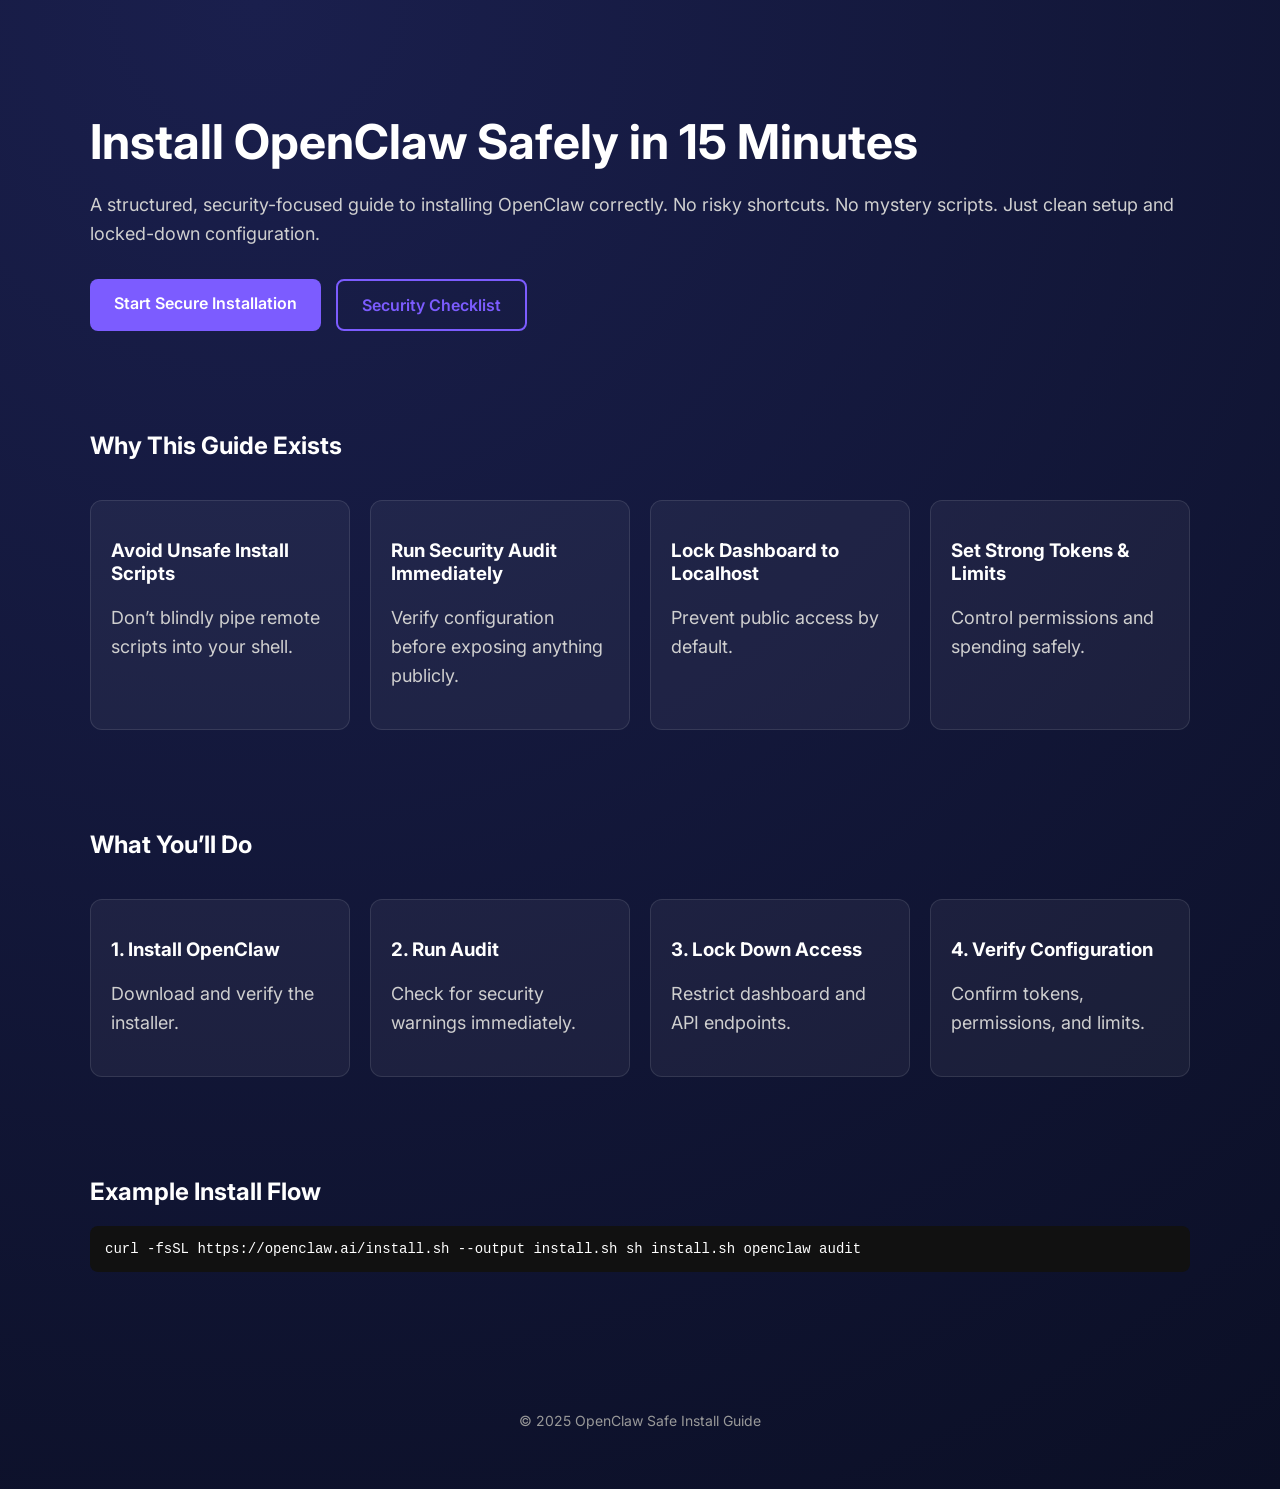
<file: index.html>
<!DOCTYPE html>
<html lang="en">
<head>
  <meta charset="UTF-8" />
  <meta name="viewport" content="width=device-width, initial-scale=1.0" />
  <title>OpenClaw Safe Install</title>

  <link href="https://fonts.googleapis.com/css2?family=Inter:wght@400;600;700&display=swap" rel="stylesheet">

  <style>
    body {
      margin: 0;
      font-family: Inter, sans-serif;
      background: radial-gradient(circle at 20% 0%, #1a1f4d, #0b0f25);
      color: #fff;
    }

    .container {
      max-width: 1100px;
      margin: auto;
      padding: 80px 20px;
    }

    h1 {
      font-size: 48px;
      margin-bottom: 20px;
    }

    p {
      font-size: 18px;
      color: #cfcfcf;
      line-height: 1.6;
    }

    .buttons {
      margin-top: 30px;
      display: flex;
      gap: 15px;
      flex-wrap: wrap;
    }

    .btn {
      padding: 14px 24px;
      border-radius: 8px;
      text-decoration: none;
      font-weight: 600;
      display: inline-block;
    }

    .btn-primary {
      background: #7c5cff;
      color: white;
    }

    .btn-secondary {
      border: 2px solid #7c5cff;
      color: #7c5cff;
    }

    .section {
      margin-top: 100px;
    }

    .cards {
      display: grid;
      grid-template-columns: repeat(auto-fit, minmax(240px, 1fr));
      gap: 20px;
      margin-top: 40px;
    }

    .card {
      background: rgba(255,255,255,0.05);
      border: 1px solid rgba(255,255,255,0.1);
      border-radius: 12px;
      padding: 20px;
    }

    footer {
      text-align: center;
      padding: 60px 20px;
      color: #999;
      font-size: 14px;
    }

    code {
      display: block;
      background: #111;
      padding: 15px;
      border-radius: 8px;
      margin-top: 15px;
      font-family: monospace;
      font-size: 14px;
    }
  </style>
</head>

<body>

  <div class="container">

    <h1>Install OpenClaw Safely in 15 Minutes</h1>

    <p>
      A structured, security-focused guide to installing OpenClaw correctly.
      No risky shortcuts. No mystery scripts. Just clean setup and locked-down configuration.
    </p>

    <div class="buttons">
      <a href="/install.html" class="btn btn-primary">Start Secure Installation</a>
      <a href="/secure-setup.html" class="btn btn-secondary">Security Checklist</a>
    </div>

    <div class="section">
      <h2>Why This Guide Exists</h2>

      <div class="cards">
        <div class="card">
          <h3>Avoid Unsafe Install Scripts</h3>
          <p>Don’t blindly pipe remote scripts into your shell.</p>
        </div>

        <div class="card">
          <h3>Run Security Audit Immediately</h3>
          <p>Verify configuration before exposing anything publicly.</p>
        </div>

        <div class="card">
          <h3>Lock Dashboard to Localhost</h3>
          <p>Prevent public access by default.</p>
        </div>

        <div class="card">
          <h3>Set Strong Tokens & Limits</h3>
          <p>Control permissions and spending safely.</p>
        </div>
      </div>
    </div>

    <div class="section">
      <h2>What You’ll Do</h2>

      <div class="cards">
        <div class="card">
          <h3>1. Install OpenClaw</h3>
          <p>Download and verify the installer.</p>
        </div>

        <div class="card">
          <h3>2. Run Audit</h3>
          <p>Check for security warnings immediately.</p>
        </div>

        <div class="card">
          <h3>3. Lock Down Access</h3>
          <p>Restrict dashboard and API endpoints.</p>
        </div>

        <div class="card">
          <h3>4. Verify Configuration</h3>
          <p>Confirm tokens, permissions, and limits.</p>
        </div>
      </div>
    </div>

    <div class="section">
      <h2>Example Install Flow</h2>
      <code>
curl -fsSL https://openclaw.ai/install.sh --output install.sh
sh install.sh
openclaw audit
      </code>
    </div>

  </div>

  <footer>
    © 2025 OpenClaw Safe Install Guide
  </footer>

</body>
</html>
</file>
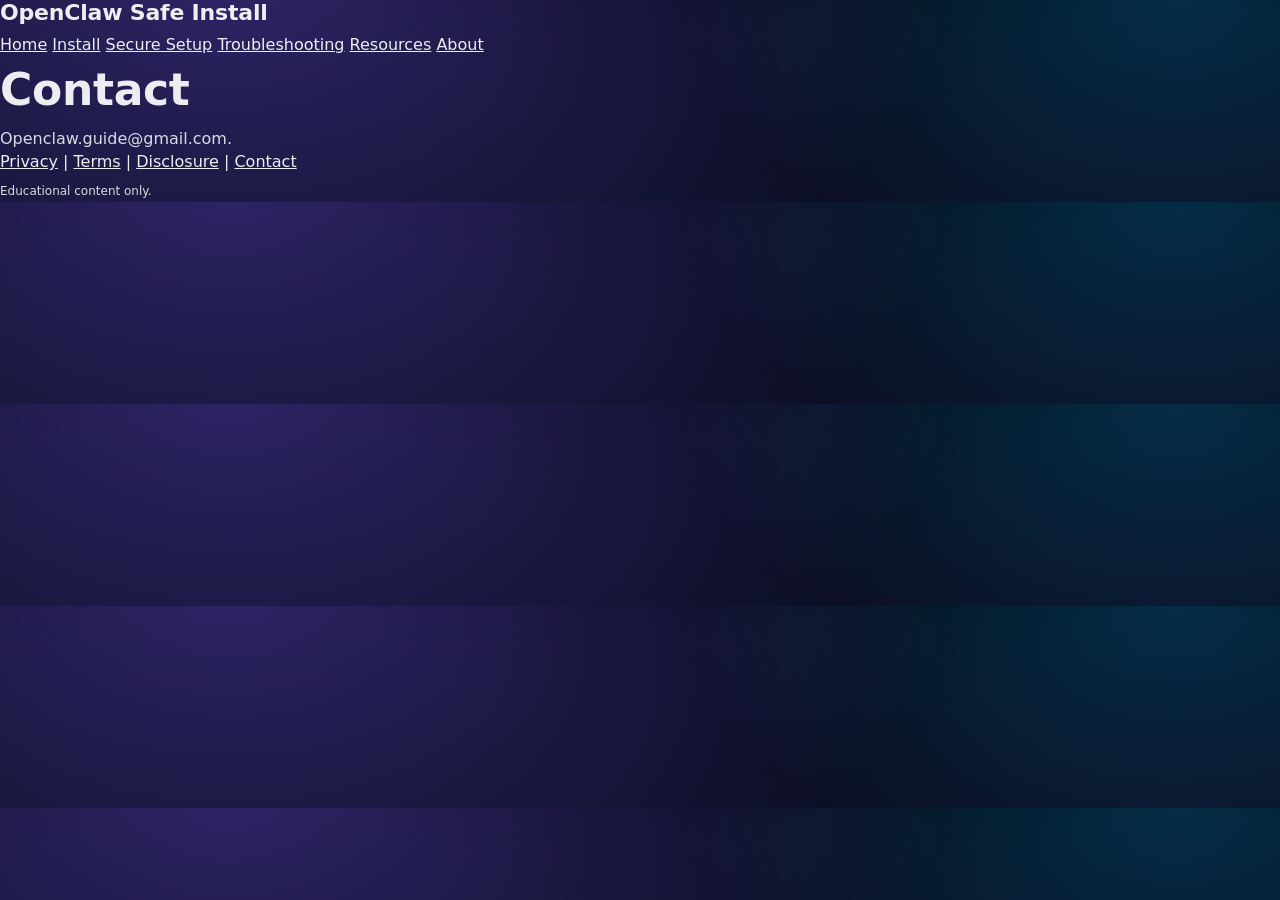
<file: contact.html>
<!doctype html>
<html>
<head>
<meta charset="utf-8">
<meta name="viewport" content="width=device-width, initial-scale=1">
<title>OpenClaw Safe Install | OpenClaw Safe Install</title>
<link rel="stylesheet" href="styles.css">
<link rel="icon" href="assets/favicon.svg">
</head>
<body>
<header>
<div class="container">
<h2>OpenClaw Safe Install</h2>
<nav>
<a href="index.html">Home</a>
<a href="install.html">Install</a>
<a href="secure-setup.html">Secure Setup</a>
<a href="troubleshooting.html">Troubleshooting</a>
<a href="resources.html">Resources</a>
<a href="about.html">About</a>
</nav>
</div>
</header>
<div class="container">
<h1>Contact</h1><p>Openclaw.guide@gmail.com.</p>
</div>
<footer>
<div class="container">
<a href="privacy.html">Privacy</a> |
<a href="terms.html">Terms</a> |
<a href="disclosure.html">Disclosure</a> |
<a href="contact.html">Contact</a>
<p style="font-size:12px">Educational content only.</p>
</div>
</footer>
</body>
</html>
</file>
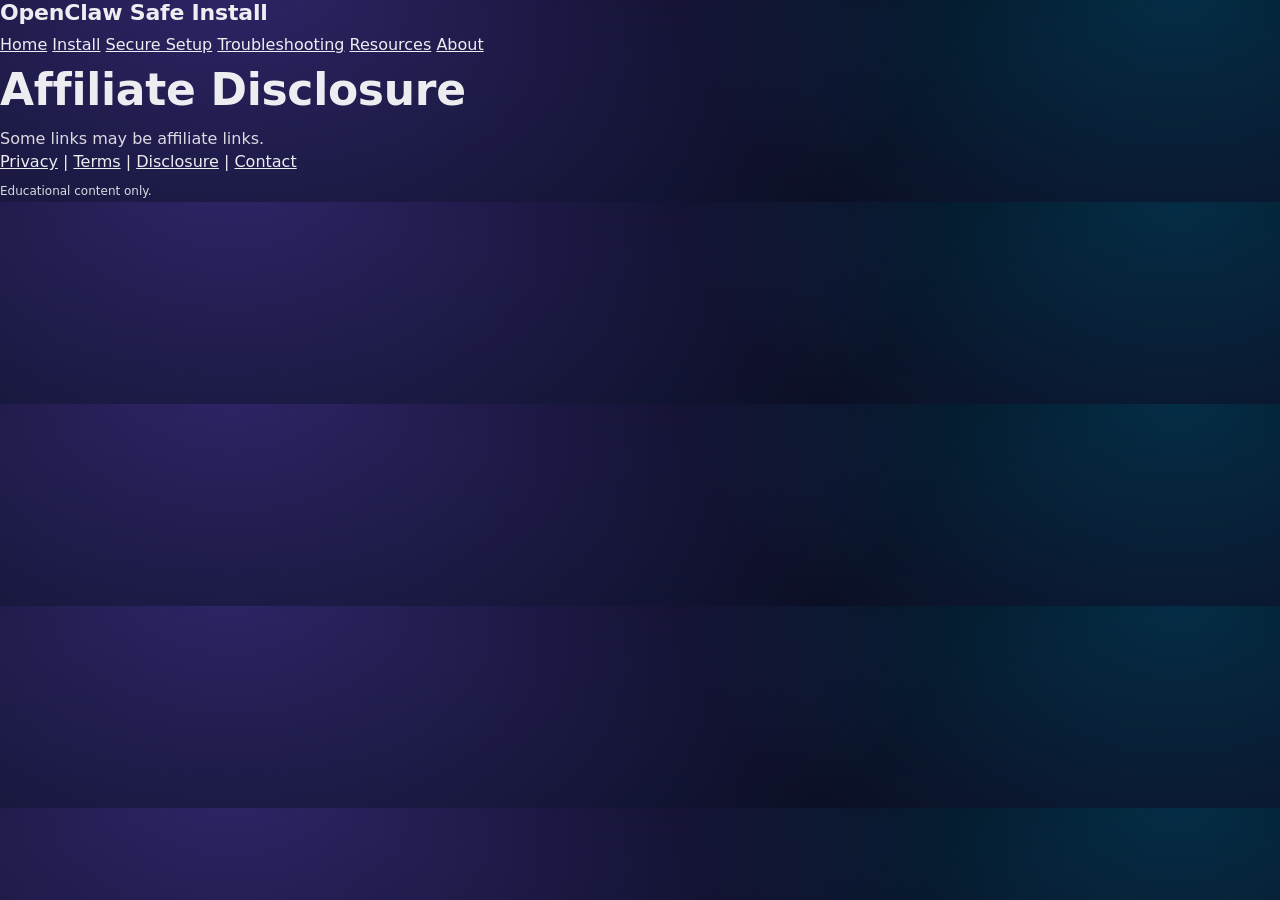
<file: disclosure.html>
<!doctype html>
<html>
<head>
<meta charset="utf-8">
<meta name="viewport" content="width=device-width, initial-scale=1">
<title>OpenClaw Safe Install | OpenClaw Safe Install</title>
<link rel="stylesheet" href="styles.css">
<link rel="icon" href="assets/favicon.svg">
</head>
<body>
<header>
<div class="container">
<h2>OpenClaw Safe Install</h2>
<nav>
<a href="index.html">Home</a>
<a href="install.html">Install</a>
<a href="secure-setup.html">Secure Setup</a>
<a href="troubleshooting.html">Troubleshooting</a>
<a href="resources.html">Resources</a>
<a href="about.html">About</a>
</nav>
</div>
</header>
<div class="container">
<h1>Affiliate Disclosure</h1><p>Some links may be affiliate links.</p>
</div>
<footer>
<div class="container">
<a href="privacy.html">Privacy</a> |
<a href="terms.html">Terms</a> |
<a href="disclosure.html">Disclosure</a> |
<a href="contact.html">Contact</a>
<p style="font-size:12px">Educational content only.</p>
</div>
</footer>
</body>
</html>
</file>
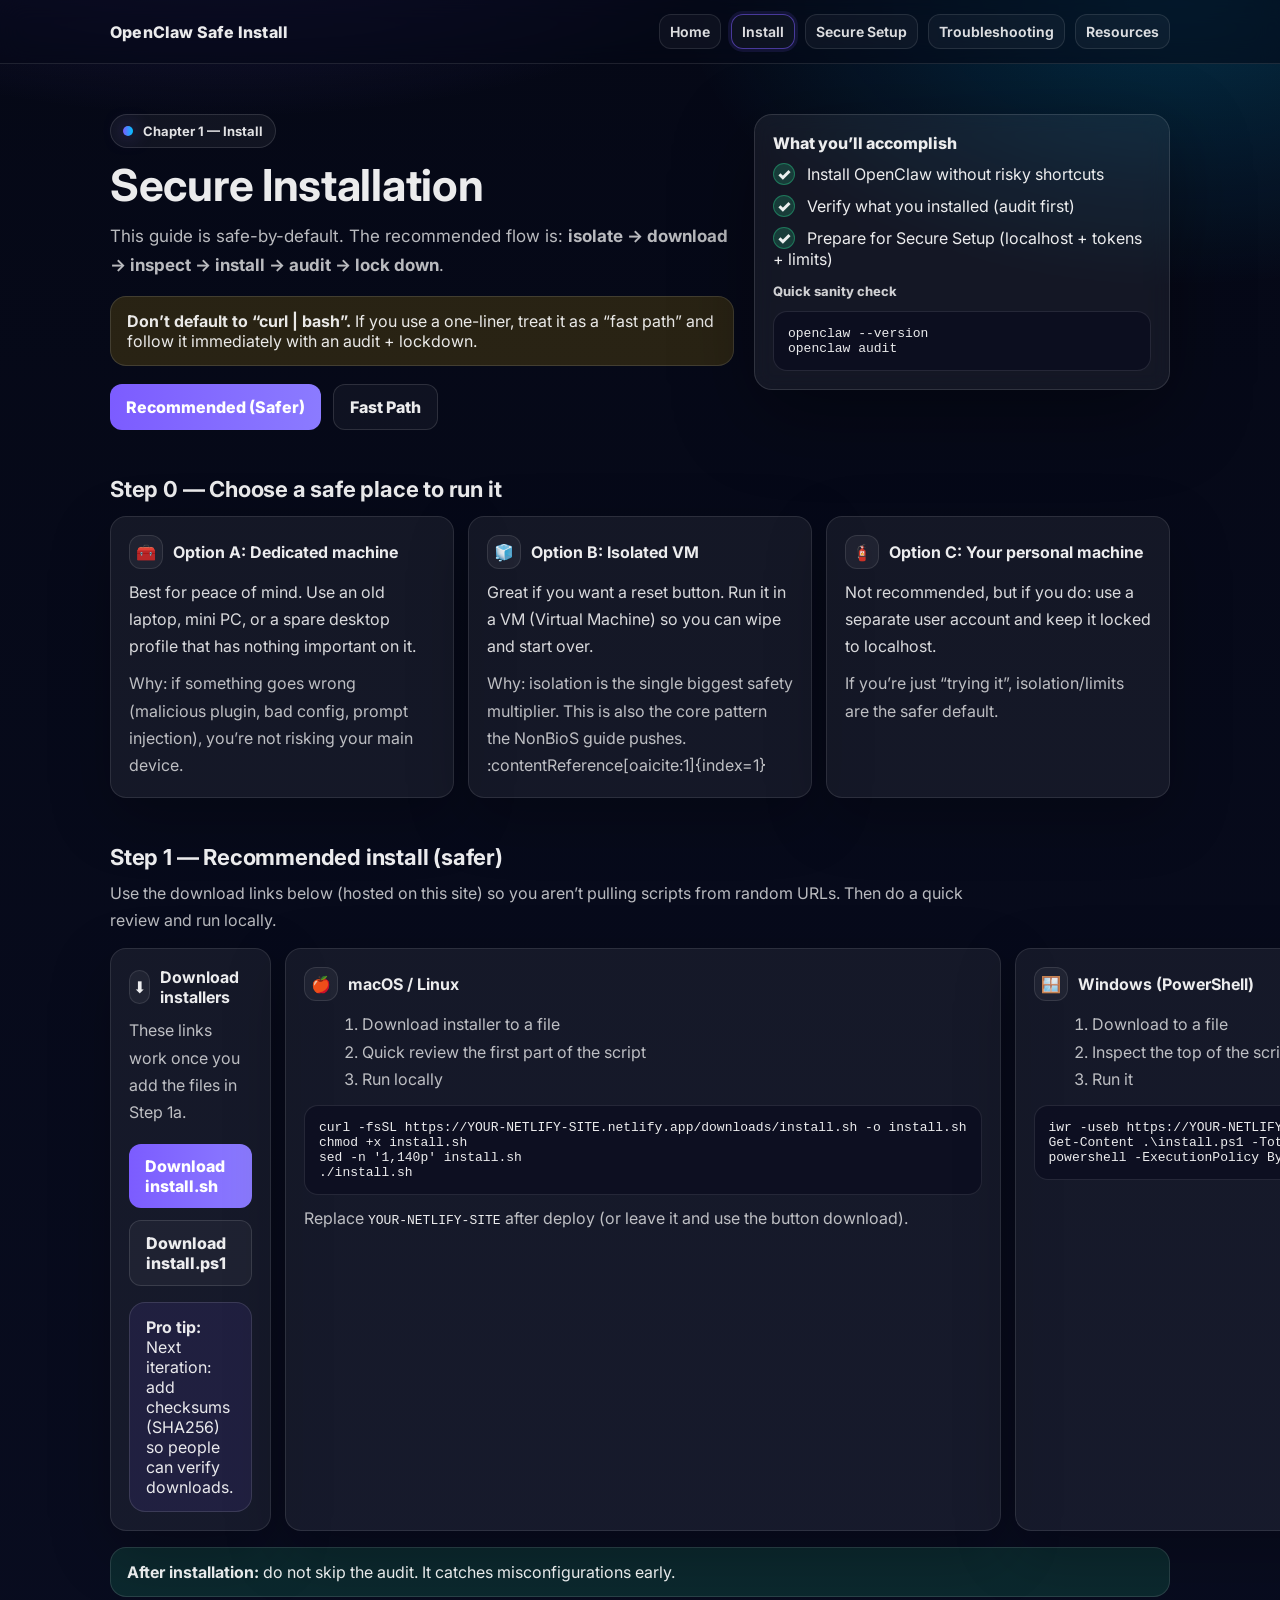
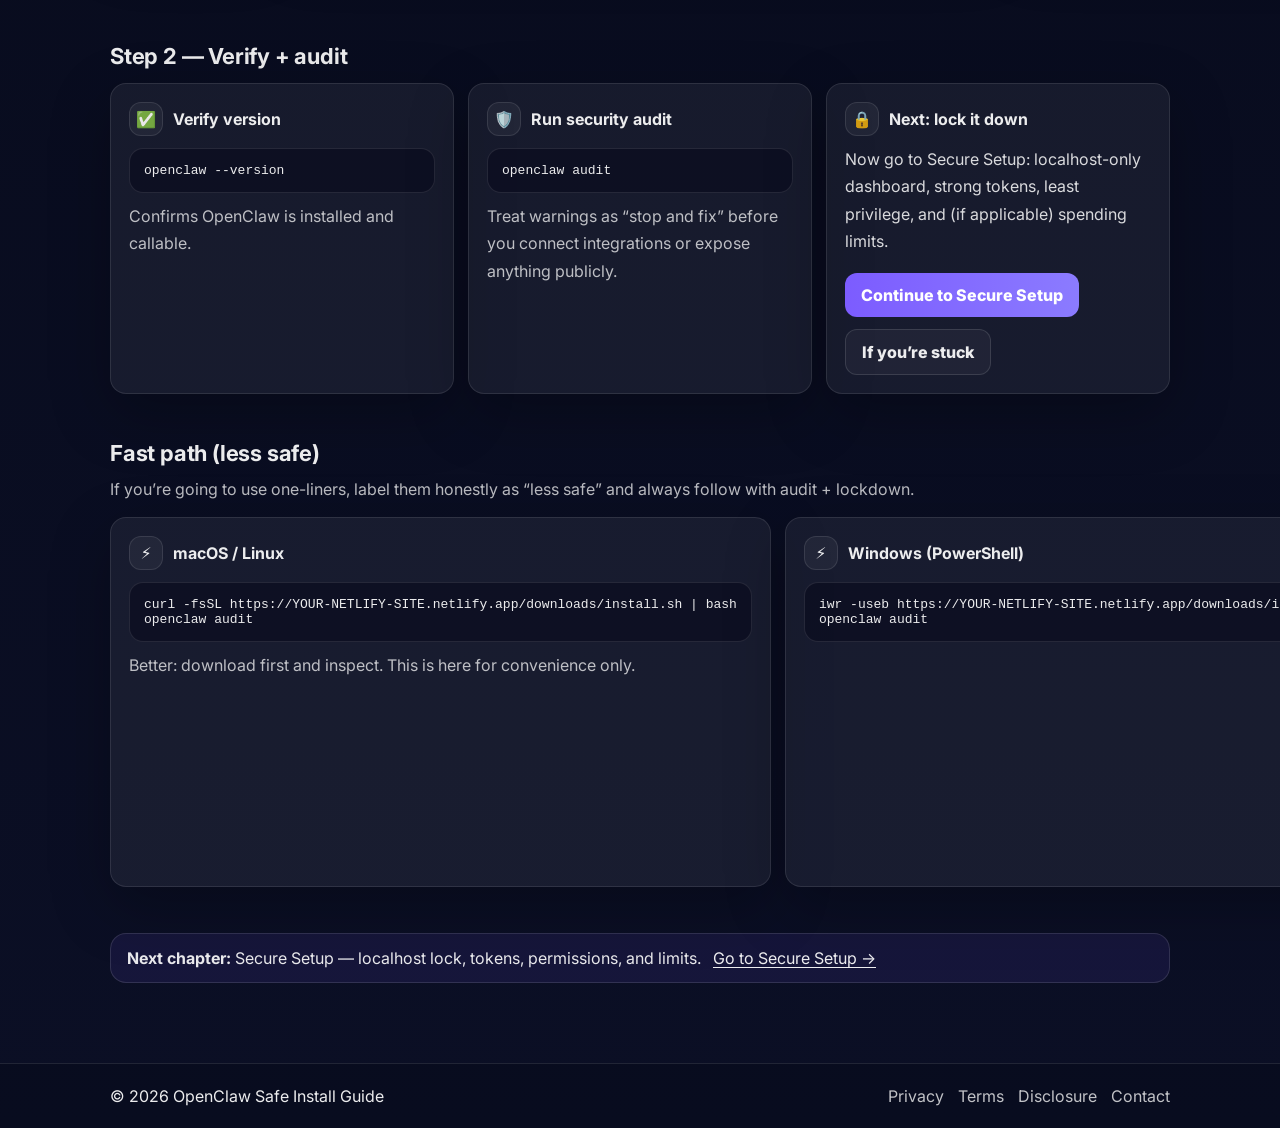
<file: install.html>
<!DOCTYPE html>
<html lang="en">
<head>
  <meta charset="UTF-8" />
  <meta name="viewport" content="width=device-width, initial-scale=1.0" />
  <title>Install OpenClaw (Safe Install)</title>
  <link rel="stylesheet" href="/styles.css" />
  <link rel="preconnect" href="https://fonts.googleapis.com">
  <link rel="preconnect" href="https://fonts.gstatic.com" crossorigin>
  <link href="https://fonts.googleapis.com/css2?family=Inter:wght@400;600;700&display=swap" rel="stylesheet">
</head>

<body>
  <header class="top">
    <div class="wrap nav">
      <a class="brand" href="/index.html">OpenClaw Safe Install</a>
      <nav class="links">
        <a href="/index.html">Home</a>
        <a class="active" href="/install.html">Install</a>
        <a href="/secure-setup.html">Secure Setup</a>
        <a href="/troubleshooting.html">Troubleshooting</a>
        <a href="/resources.html">Resources</a>
      </nav>
    </div>
  </header>

  <main class="wrap">
    <section class="hero hero-tight">
      <div class="hero-left">
        <div class="badge">
          <span class="dot"></span>
          Chapter 1 — Install
        </div>

        <h1>Secure Installation</h1>
        <p class="lead">
          This guide is safe-by-default. The recommended flow is:
          <strong>isolate → download → inspect → install → audit → lock down</strong>.
        </p>

        <div class="callout warning">
          <strong>Don’t default to “curl | bash”.</strong>
          If you use a one-liner, treat it as a “fast path” and follow it immediately with an audit + lockdown.
        </div>

        <div class="cta-row">
          <a class="btn primary" href="#recommended">Recommended (Safer)</a>
          <a class="btn ghost" href="#fast">Fast Path</a>
        </div>
      </div>

      <div class="hero-right">
        <div class="glass">
          <div class="glass-title">What you’ll accomplish</div>
          <ul class="checklist">
            <li>
              <span class="check">✓</span>
              Install OpenClaw without risky shortcuts
            </li>
            <li>
              <span class="check">✓</span>
              Verify what you installed (audit first)
            </li>
            <li>
              <span class="check">✓</span>
              Prepare for Secure Setup (localhost + tokens + limits)
            </li>
          </ul>

          <div class="mini">
            <div class="mini-label">Quick sanity check</div>
            <pre><code>openclaw --version
openclaw audit</code></pre>
          </div>
        </div>
      </div>
    </section>

    <section class="section">
      <h2>Step 0 — Choose a safe place to run it</h2>
      <div class="grid">
        <div class="card">
          <div class="card-head">
            <span class="icon">🧰</span>
            <h3>Option A: Dedicated machine</h3>
          </div>
          <p>
            Best for peace of mind. Use an old laptop, mini PC, or a spare desktop profile that has
            nothing important on it.
          </p>
          <p class="muted">
            Why: if something goes wrong (malicious plugin, bad config, prompt injection), you’re not risking your main device.
          </p>
        </div>

        <div class="card">
          <div class="card-head">
            <span class="icon">🧊</span>
            <h3>Option B: Isolated VM</h3>
          </div>
          <p>
            Great if you want a reset button. Run it in a VM (Virtual Machine) so you can wipe and start over.
          </p>
          <p class="muted">
            Why: isolation is the single biggest safety multiplier. This is also the core pattern the NonBioS guide pushes. :contentReference[oaicite:1]{index=1}
          </p>
        </div>

        <div class="card">
          <div class="card-head">
            <span class="icon">🧯</span>
            <h3>Option C: Your personal machine</h3>
          </div>
          <p>
            Not recommended, but if you do: use a separate user account and keep it locked to localhost.
          </p>
          <p class="muted">
            If you’re just “trying it”, isolation/limits are the safer default.
          </p>
        </div>
      </div>
    </section>

    <section id="recommended" class="section">
      <h2>Step 1 — Recommended install (safer)</h2>
      <p class="lead2">
        Use the download links below (hosted on this site) so you aren’t pulling scripts from random URLs.
        Then do a quick review and run locally.
      </p>

      <div class="grid">
        <div class="card">
          <div class="card-head">
            <span class="icon">⬇️</span>
            <h3>Download installers</h3>
          </div>
          <p class="muted">These links work once you add the files in Step 1a.</p>

          <div class="cta-row">
            <a class="btn primary" href="/downloads/install.sh">Download install.sh</a>
            <a class="btn ghost" href="/downloads/install.ps1">Download install.ps1</a>
          </div>

          <div class="callout neutral">
            <strong>Pro tip:</strong> Next iteration: add checksums (SHA256) so people can verify downloads.
          </div>
        </div>

        <div class="card">
          <div class="card-head">
            <span class="icon">🍎</span>
            <h3>macOS / Linux</h3>
          </div>
          <ol class="steps">
            <li>Download installer to a file</li>
            <li>Quick review the first part of the script</li>
            <li>Run locally</li>
          </ol>
          <pre><code>curl -fsSL https://YOUR-NETLIFY-SITE.netlify.app/downloads/install.sh -o install.sh
chmod +x install.sh
sed -n '1,140p' install.sh
./install.sh</code></pre>
          <p class="muted">
            Replace <code>YOUR-NETLIFY-SITE</code> after deploy (or leave it and use the button download).
          </p>
        </div>

        <div class="card">
          <div class="card-head">
            <span class="icon">🪟</span>
            <h3>Windows (PowerShell)</h3>
          </div>
          <ol class="steps">
            <li>Download to a file</li>
            <li>Inspect the top of the script</li>
            <li>Run it</li>
          </ol>
          <pre><code>iwr -useb https://YOUR-NETLIFY-SITE.netlify.app/downloads/install.ps1 -OutFile install.ps1
Get-Content .\install.ps1 -TotalCount 140
powershell -ExecutionPolicy Bypass -File .\install.ps1</code></pre>
        </div>
      </div>

      <div class="callout success">
        <strong>After installation:</strong> do not skip the audit. It catches misconfigurations early.
      </div>
    </section>

    <section class="section">
      <h2>Step 2 — Verify + audit</h2>
      <div class="grid">
        <div class="card">
          <div class="card-head">
            <span class="icon">✅</span>
            <h3>Verify version</h3>
          </div>
          <pre><code>openclaw --version</code></pre>
          <p class="muted">Confirms OpenClaw is installed and callable.</p>
        </div>

        <div class="card">
          <div class="card-head">
            <span class="icon">🛡️</span>
            <h3>Run security audit</h3>
          </div>
          <pre><code>openclaw audit</code></pre>
          <p class="muted">
            Treat warnings as “stop and fix” before you connect integrations or expose anything publicly.
          </p>
        </div>

        <div class="card">
          <div class="card-head">
            <span class="icon">🔒</span>
            <h3>Next: lock it down</h3>
          </div>
          <p>
            Now go to Secure Setup: localhost-only dashboard, strong tokens, least privilege, and (if applicable) spending limits.
          </p>
          <div class="cta-row">
            <a class="btn primary" href="/secure-setup.html">Continue to Secure Setup</a>
            <a class="btn ghost" href="/troubleshooting.html">If you’re stuck</a>
          </div>
        </div>
      </div>
    </section>

    <section id="fast" class="section">
      <h2>Fast path (less safe)</h2>
      <p class="lead2">
        If you’re going to use one-liners, label them honestly as “less safe” and always follow with audit + lockdown.
      </p>

      <div class="grid">
        <div class="card">
          <div class="card-head">
            <span class="icon">⚡</span>
            <h3>macOS / Linux</h3>
          </div>
          <pre><code>curl -fsSL https://YOUR-NETLIFY-SITE.netlify.app/downloads/install.sh | bash
openclaw audit</code></pre>
          <p class="muted">
            Better: download first and inspect. This is here for convenience only.
          </p>
        </div>

        <div class="card">
          <div class="card-head">
            <span class="icon">⚡</span>
            <h3>Windows (PowerShell)</h3>
          </div>
          <pre><code>iwr -useb https://YOUR-NETLIFY-SITE.netlify.app/downloads/install.ps1 | iex
openclaw audit</code></pre>
        </div>

        <div class="card">
          <div class="card-head">
            <span class="icon">🧾</span>
            <h3>Wallet safety (if using paid APIs)</h3>
          </div>
          <p>
            If OpenClaw is connected to a paid LLM API, set a low daily/weekly spending limit while testing.
          </p>
          <p class="muted">
            This is one of the most practical “safety defaults” highlighted in the NonBioS write-up. :contentReference[oaicite:2]{index=2}
          </p>
        </div>
      </div>
    </section>

    <section class="section">
      <div class="callout neutral">
        <strong>Next chapter:</strong> Secure Setup — localhost lock, tokens, permissions, and limits.
        <a class="inline-link" href="/secure-setup.html">Go to Secure Setup →</a>
      </div>
    </section>
  </main>

  <footer class="footer">
    <div class="wrap foot">
      <div class="foot-left">© 2026 OpenClaw Safe Install Guide</div>
      <div class="foot-right">
        <a href="/privacy.html">Privacy</a>
        <a href="/terms.html">Terms</a>
        <a href="/disclosure.html">Disclosure</a>
        <a href="/contact.html">Contact</a>
      </div>
    </div>
  </footer>
</body>
</html>
</file>
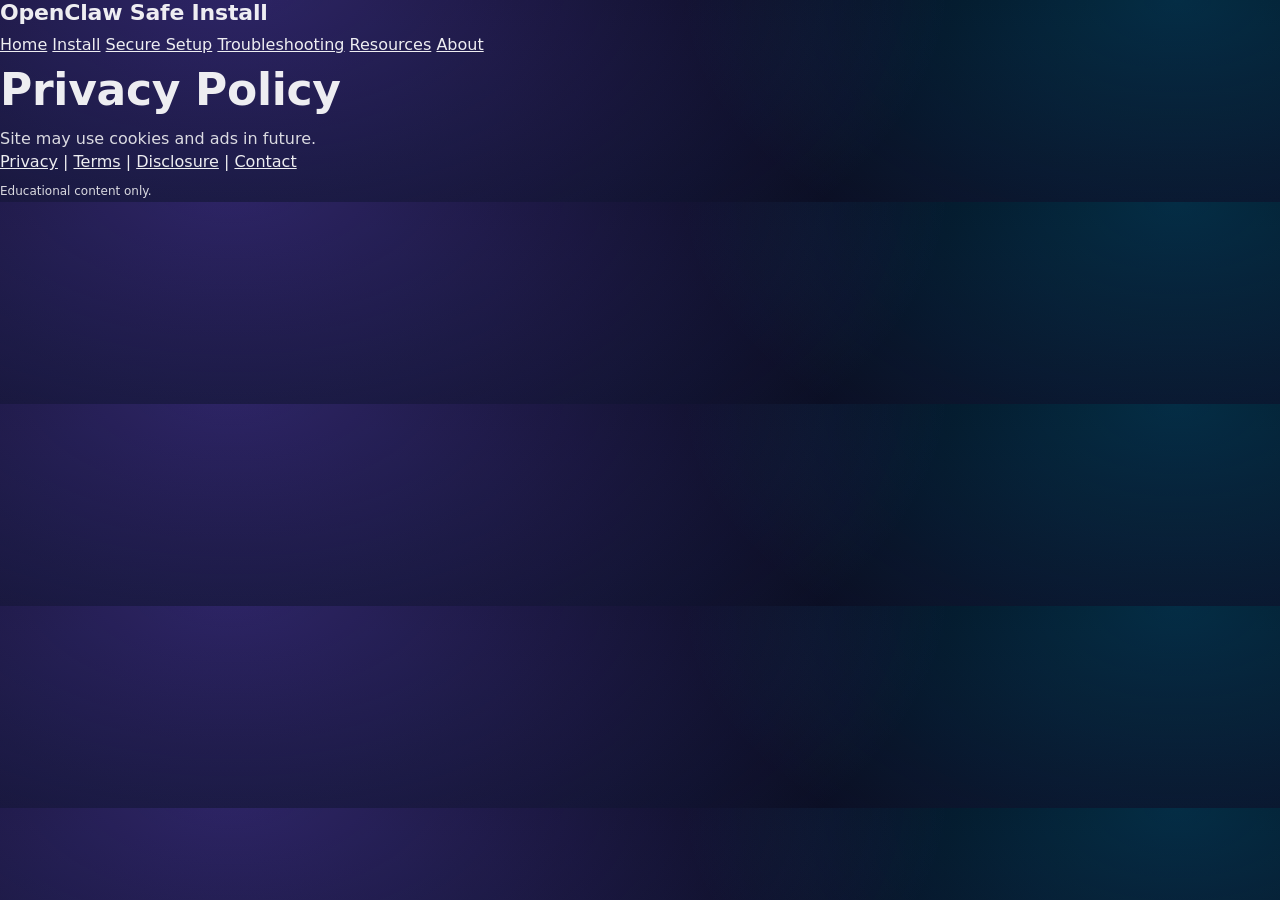
<file: privacy.html>
<!doctype html>
<html>
<head>
<meta charset="utf-8">
<meta name="viewport" content="width=device-width, initial-scale=1">
<title>OpenClaw Safe Install | OpenClaw Safe Install</title>
<link rel="stylesheet" href="styles.css">
<link rel="icon" href="assets/favicon.svg">
</head>
<body>
<header>
<div class="container">
<h2>OpenClaw Safe Install</h2>
<nav>
<a href="index.html">Home</a>
<a href="install.html">Install</a>
<a href="secure-setup.html">Secure Setup</a>
<a href="troubleshooting.html">Troubleshooting</a>
<a href="resources.html">Resources</a>
<a href="about.html">About</a>
</nav>
</div>
</header>
<div class="container">
<h1>Privacy Policy</h1><p>Site may use cookies and ads in future.</p>
</div>
<footer>
<div class="container">
<a href="privacy.html">Privacy</a> |
<a href="terms.html">Terms</a> |
<a href="disclosure.html">Disclosure</a> |
<a href="contact.html">Contact</a>
<p style="font-size:12px">Educational content only.</p>
</div>
</footer>
</body>
</html>
</file>
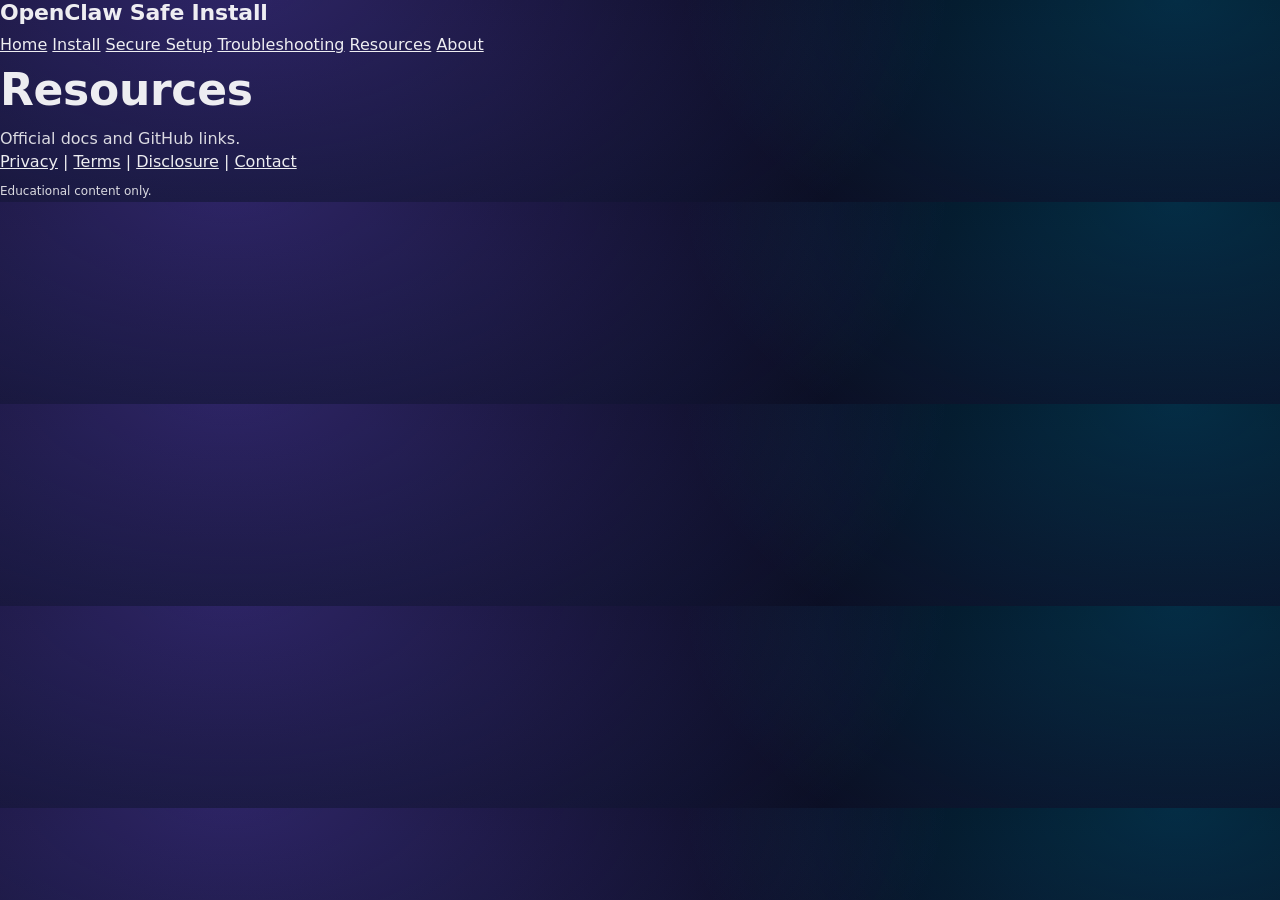
<file: resources.html>
<!doctype html>
<html>
<head>
<meta charset="utf-8">
<meta name="viewport" content="width=device-width, initial-scale=1">
<title>OpenClaw Safe Install | OpenClaw Safe Install</title>
<link rel="stylesheet" href="styles.css">
<link rel="icon" href="assets/favicon.svg">
</head>
<body>
<header>
<div class="container">
<h2>OpenClaw Safe Install</h2>
<nav>
<a href="index.html">Home</a>
<a href="install.html">Install</a>
<a href="secure-setup.html">Secure Setup</a>
<a href="troubleshooting.html">Troubleshooting</a>
<a href="resources.html">Resources</a>
<a href="about.html">About</a>
</nav>
</div>
</header>
<div class="container">
<h1>Resources</h1><p>Official docs and GitHub links.</p>
</div>
<footer>
<div class="container">
<a href="privacy.html">Privacy</a> |
<a href="terms.html">Terms</a> |
<a href="disclosure.html">Disclosure</a> |
<a href="contact.html">Contact</a>
<p style="font-size:12px">Educational content only.</p>
</div>
</footer>
</body>
</html>
</file>
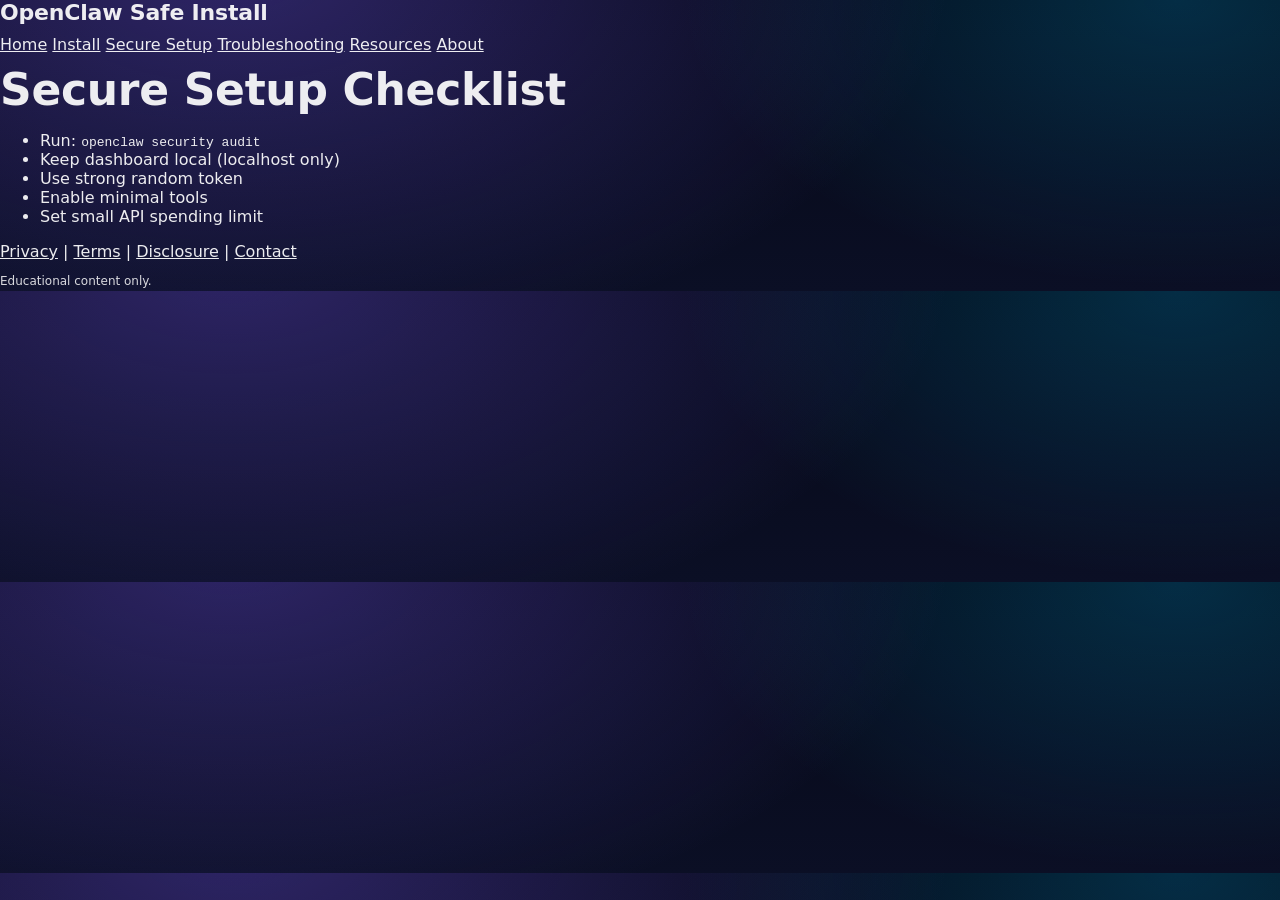
<file: secure-setup.html>
<!doctype html>
<html>
<head>
<meta charset="utf-8">
<meta name="viewport" content="width=device-width, initial-scale=1">
<title>OpenClaw Safe Install | OpenClaw Safe Install</title>
<link rel="stylesheet" href="styles.css">
<link rel="icon" href="assets/favicon.svg">
</head>
<body>
<header>
<div class="container">
<h2>OpenClaw Safe Install</h2>
<nav>
<a href="index.html">Home</a>
<a href="install.html">Install</a>
<a href="secure-setup.html">Secure Setup</a>
<a href="troubleshooting.html">Troubleshooting</a>
<a href="resources.html">Resources</a>
<a href="about.html">About</a>
</nav>
</div>
</header>
<div class="container">

<h1>Secure Setup Checklist</h1>
<ul>
<li>Run: <code>openclaw security audit</code></li>
<li>Keep dashboard local (localhost only)</li>
<li>Use strong random token</li>
<li>Enable minimal tools</li>
<li>Set small API spending limit</li>
</ul>

</div>
<footer>
<div class="container">
<a href="privacy.html">Privacy</a> |
<a href="terms.html">Terms</a> |
<a href="disclosure.html">Disclosure</a> |
<a href="contact.html">Contact</a>
<p style="font-size:12px">Educational content only.</p>
</div>
</footer>
</body>
</html>
</file>
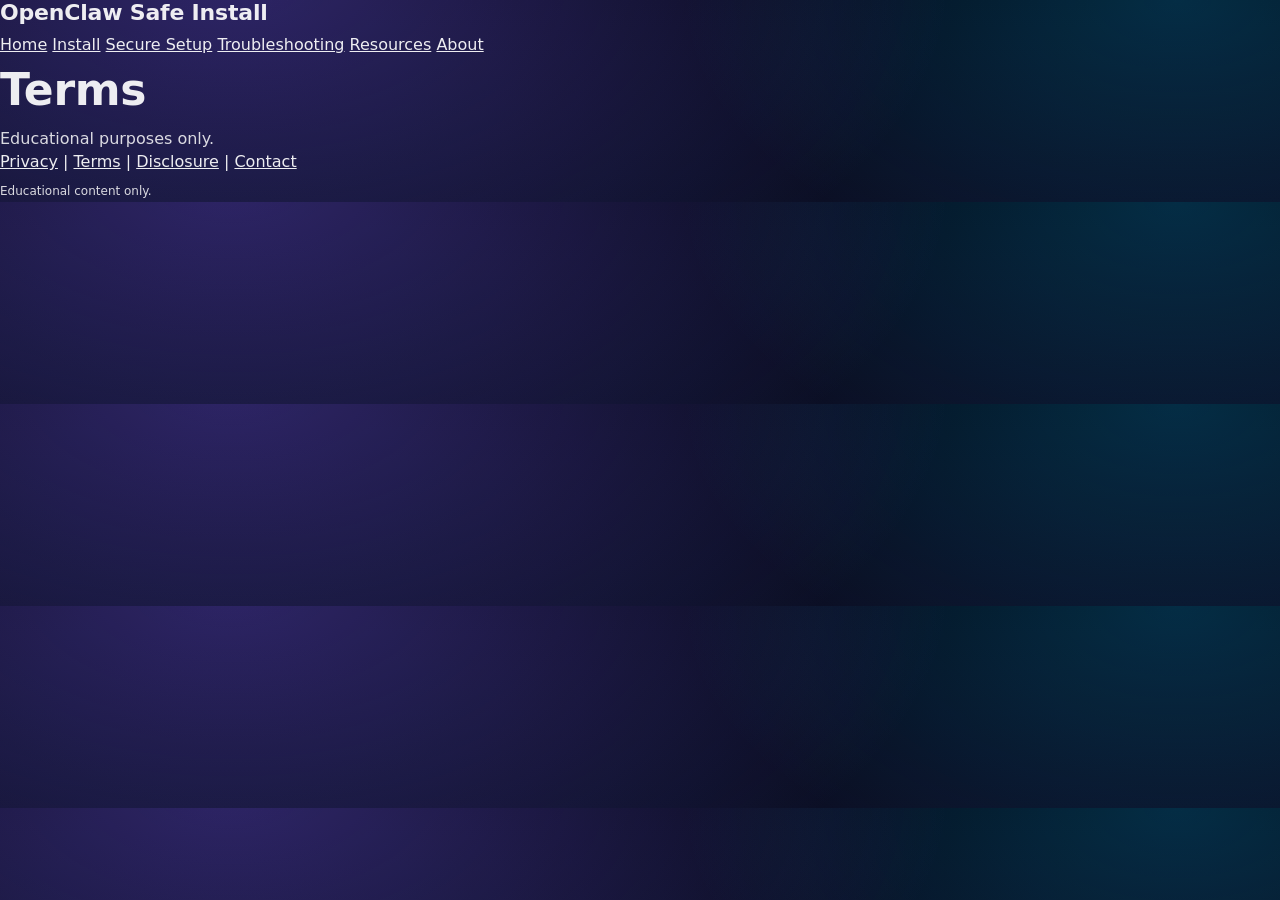
<file: terms.html>
<!doctype html>
<html>
<head>
<meta charset="utf-8">
<meta name="viewport" content="width=device-width, initial-scale=1">
<title>OpenClaw Safe Install | OpenClaw Safe Install</title>
<link rel="stylesheet" href="styles.css">
<link rel="icon" href="assets/favicon.svg">
</head>
<body>
<header>
<div class="container">
<h2>OpenClaw Safe Install</h2>
<nav>
<a href="index.html">Home</a>
<a href="install.html">Install</a>
<a href="secure-setup.html">Secure Setup</a>
<a href="troubleshooting.html">Troubleshooting</a>
<a href="resources.html">Resources</a>
<a href="about.html">About</a>
</nav>
</div>
</header>
<div class="container">
<h1>Terms</h1><p>Educational purposes only.</p>
</div>
<footer>
<div class="container">
<a href="privacy.html">Privacy</a> |
<a href="terms.html">Terms</a> |
<a href="disclosure.html">Disclosure</a> |
<a href="contact.html">Contact</a>
<p style="font-size:12px">Educational content only.</p>
</div>
</footer>
</body>
</html>
</file>
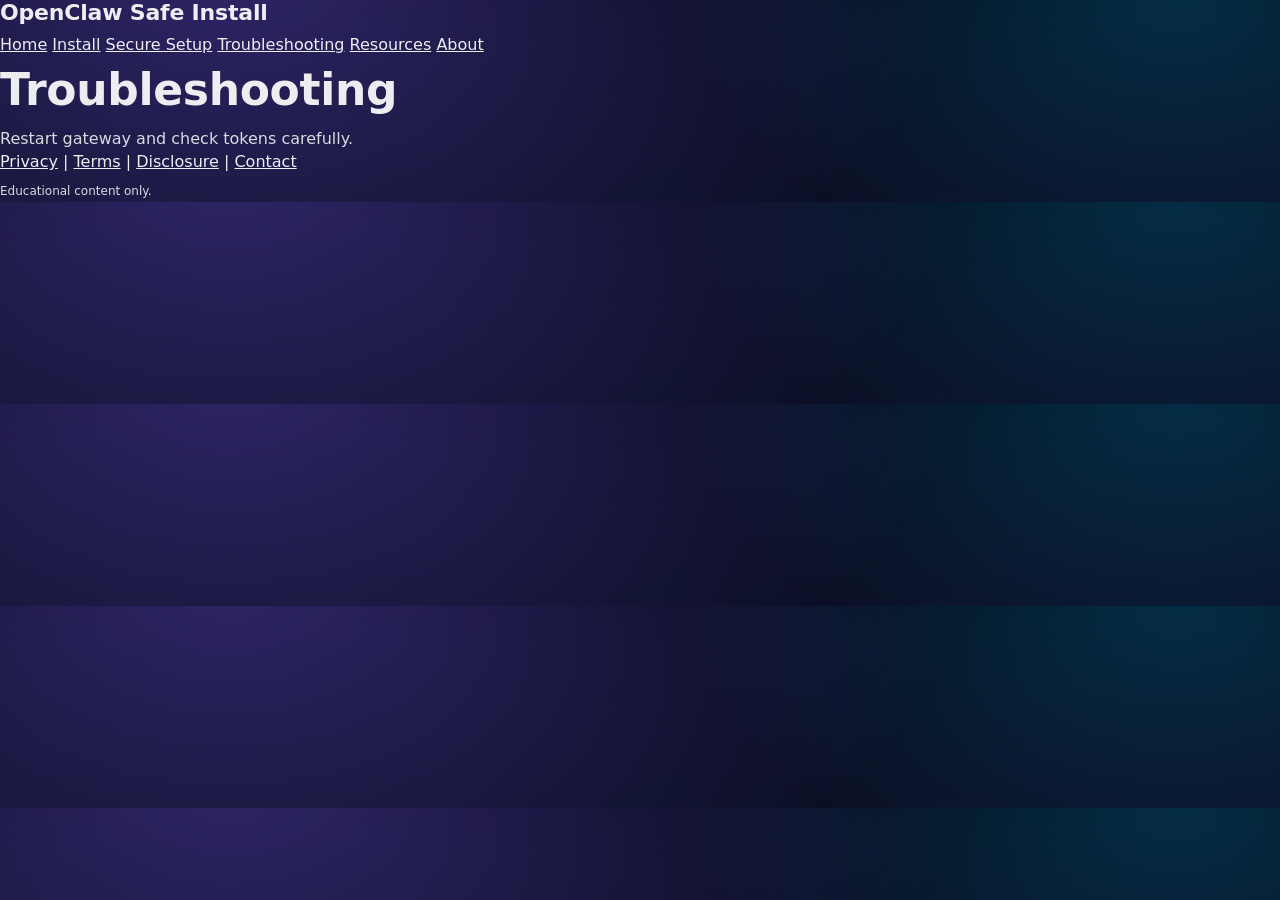
<file: troubleshooting.html>
<!doctype html>
<html>
<head>
<meta charset="utf-8">
<meta name="viewport" content="width=device-width, initial-scale=1">
<title>OpenClaw Safe Install | OpenClaw Safe Install</title>
<link rel="stylesheet" href="styles.css">
<link rel="icon" href="assets/favicon.svg">
</head>
<body>
<header>
<div class="container">
<h2>OpenClaw Safe Install</h2>
<nav>
<a href="index.html">Home</a>
<a href="install.html">Install</a>
<a href="secure-setup.html">Secure Setup</a>
<a href="troubleshooting.html">Troubleshooting</a>
<a href="resources.html">Resources</a>
<a href="about.html">About</a>
</nav>
</div>
</header>
<div class="container">
<h1>Troubleshooting</h1><p>Restart gateway and check tokens carefully.</p>
</div>
<footer>
<div class="container">
<a href="privacy.html">Privacy</a> |
<a href="terms.html">Terms</a> |
<a href="disclosure.html">Disclosure</a> |
<a href="contact.html">Contact</a>
<p style="font-size:12px">Educational content only.</p>
</div>
</footer>
</body>
</html>
</file>
<file: styles.css>
:root{
  --bg1:#050816;
  --bg2:#0b0f25;
  --card: rgba(255,255,255,0.06);
  --border: rgba(255,255,255,0.10);
  --text: rgba(255,255,255,0.92);
  --muted: rgba(255,255,255,0.72);
  --accent:#7c5cff;
  --accent2:#00c2ff;
  --ok: rgba(40, 208, 140, 0.14);
  --warn: rgba(255, 196, 0, 0.14);
}

*{ box-sizing:border-box; }

body{
  margin:0;
  font-family: Inter, system-ui, -apple-system, Segoe UI, Roboto, Arial, sans-serif;
  color:var(--text);
  background:
    radial-gradient(1200px 650px at 18% -10%, rgba(124,92,255,0.35), transparent 60%),
    radial-gradient(900px 520px at 92% 0%, rgba(0,194,255,0.20), transparent 55%),
    linear-gradient(180deg, var(--bg1), var(--bg2));
}

a{ color:inherit; }

.wrap{
  max-width:1100px;
  margin:0 auto;
  padding: 0 20px;
}

.top{
  position:sticky;
  top:0;
  backdrop-filter: blur(12px);
  background: rgba(5,8,22,0.55);
  border-bottom: 1px solid var(--border);
  z-index:10;
}

.nav{
  display:flex;
  align-items:center;
  justify-content:space-between;
  padding: 14px 20px;
}

.brand{
  font-weight:800;
  letter-spacing:0.2px;
  text-decoration:none;
}

.links{
  display:flex;
  gap:10px;
  flex-wrap:wrap;
}

.links a{
  text-decoration:none;
  font-weight:650;
  font-size:14px;
  color: rgba(255,255,255,0.86);
  padding: 8px 10px;
  border-radius: 12px;
  border: 1px solid rgba(255,255,255,0.10);
  background: rgba(255,255,255,0.04);
}

.links a.active{
  border-color: rgba(124,92,255,0.55);
  box-shadow: 0 0 0 3px rgba(124,92,255,0.12);
}

main.wrap{
  padding: 40px 20px 80px;
}

.hero{
  display:grid;
  grid-template-columns: 1.2fr 0.8fr;
  gap: 20px;
  align-items:stretch;
  margin-top: 18px;
}

.hero-tight{ margin-top: 10px; }

@media (max-width: 900px){
  .hero{ grid-template-columns: 1fr; }
}

h1{
  font-size: 44px;
  margin: 10px 0 10px;
  letter-spacing: -0.3px;
}

.lead{
  font-size: 17px;
  color: var(--muted);
  line-height: 1.7;
  max-width: 80ch;
}

.lead2{
  font-size: 16px;
  color: var(--muted);
  line-height: 1.7;
  max-width: 90ch;
}

.badge{
  display:inline-flex;
  align-items:center;
  gap:10px;
  padding: 8px 12px;
  border-radius: 999px;
  border: 1px solid rgba(255,255,255,0.12);
  background: rgba(255,255,255,0.05);
  font-weight:700;
  font-size: 13px;
  color: rgba(255,255,255,0.88);
}

.dot{
  width:10px; height:10px;
  border-radius:999px;
  background: linear-gradient(90deg, var(--accent), var(--accent2));
  box-shadow: 0 0 18px rgba(124,92,255,0.55);
}

.cta-row{
  display:flex;
  gap: 12px;
  flex-wrap:wrap;
  margin-top: 18px;
}

.btn{
  display:inline-flex;
  align-items:center;
  justify-content:center;
  padding: 12px 16px;
  border-radius: 12px;
  font-weight:800;
  text-decoration:none;
  border: 1px solid rgba(255,255,255,0.12);
}

.btn.primary{
  background: linear-gradient(90deg, var(--accent), #8b7bff);
  border: none;
  color: white;
}

.btn.ghost{
  background: rgba(255,255,255,0.04);
  color: rgba(255,255,255,0.92);
}

.section{
  margin-top: 46px;
}

h2{
  margin: 0 0 10px;
  font-size: 22px;
  letter-spacing: -0.2px;
}

.grid{
  display:grid;
  grid-template-columns: repeat(3, 1fr);
  gap: 14px;
  margin-top: 14px;
}

@media (max-width: 900px){
  .grid{ grid-template-columns: 1fr; }
}

.card{
  background: var(--card);
  border: 1px solid var(--border);
  border-radius: 16px;
  padding: 18px;
  box-shadow: 0 20px 60px rgba(0,0,0,0.25);
}

.card-head{
  display:flex;
  align-items:center;
  gap: 10px;
  margin-bottom: 8px;
}

.icon{
  width: 34px;
  height: 34px;
  display:grid;
  place-items:center;
  border-radius: 12px;
  border: 1px solid rgba(255,255,255,0.10);
  background: rgba(255,255,255,0.05);
}

h3{
  margin: 0;
  font-size: 16px;
}

p{
  margin: 10px 0 0;
  color: rgba(255,255,255,0.84);
  line-height: 1.7;
}

.muted{
  color: var(--muted);
}

.steps{
  margin: 10px 0 0 18px;
  color: var(--muted);
  line-height: 1.7;
}

pre{
  margin: 12px 0 0;
  padding: 14px;
  border-radius: 14px;
  border: 1px solid rgba(255,255,255,0.10);
  background: rgba(10,12,30,0.7);
  overflow-x:auto;
}

code{
  font-family: ui-monospace, SFMono-Regular, Menlo, Monaco, Consolas, "Liberation Mono", "Courier New", monospace;
  font-size: 13px;
  color: rgba(255,255,255,0.92);
}

.callout{
  margin-top: 16px;
  border-radius: 16px;
  padding: 14px 16px;
  border: 1px solid rgba(255,255,255,0.12);
  background: rgba(255,255,255,0.05);
  color: rgba(255,255,255,0.90);
}

.callout.warning{ background: var(--warn); }
.callout.success{ background: var(--ok); }
.callout.neutral{ background: rgba(124,92,255,0.10); }

.inline-link{
  margin-left: 8px;
  color: rgba(255,255,255,0.92);
  text-decoration: underline;
  text-underline-offset: 3px;
}

.glass{
  background: rgba(255,255,255,0.06);
  border: 1px solid rgba(255,255,255,0.12);
  border-radius: 18px;
  padding: 18px;
  backdrop-filter: blur(10px);
  box-shadow: 0 25px 80px rgba(0,0,0,0.35);
}

.glass-title{
  font-weight: 800;
  margin-bottom: 10px;
}

.checklist{
  list-style:none;
  padding:0;
  margin: 0;
  display:grid;
  gap: 10px;
}

.check{
  display:inline-grid;
  place-items:center;
  width: 22px; height: 22px;
  border-radius: 999px;
  background: rgba(40, 208, 140, 0.20);
  border: 1px solid rgba(40, 208, 140, 0.40);
  margin-right: 8px;
  font-weight: 900;
}

.mini{
  margin-top: 14px;
}

.mini-label{
  color: rgba(255,255,255,0.80);
  font-weight: 750;
  font-size: 13px;
  margin-bottom: 8px;
}

.footer{
  border-top: 1px solid var(--border);
  background: rgba(5,8,22,0.35);
}

.foot{
  display:flex;
  justify-content:space-between;
  gap: 14px;
  padding: 22px 20px;
  flex-wrap:wrap;
}

.foot a{
  color: rgba(255,255,255,0.75);
  text-decoration:none;
  margin-left: 10px;
}

.foot a:hover{
  text-decoration: underline;
  text-underline-offset: 3px;
}
</file>
